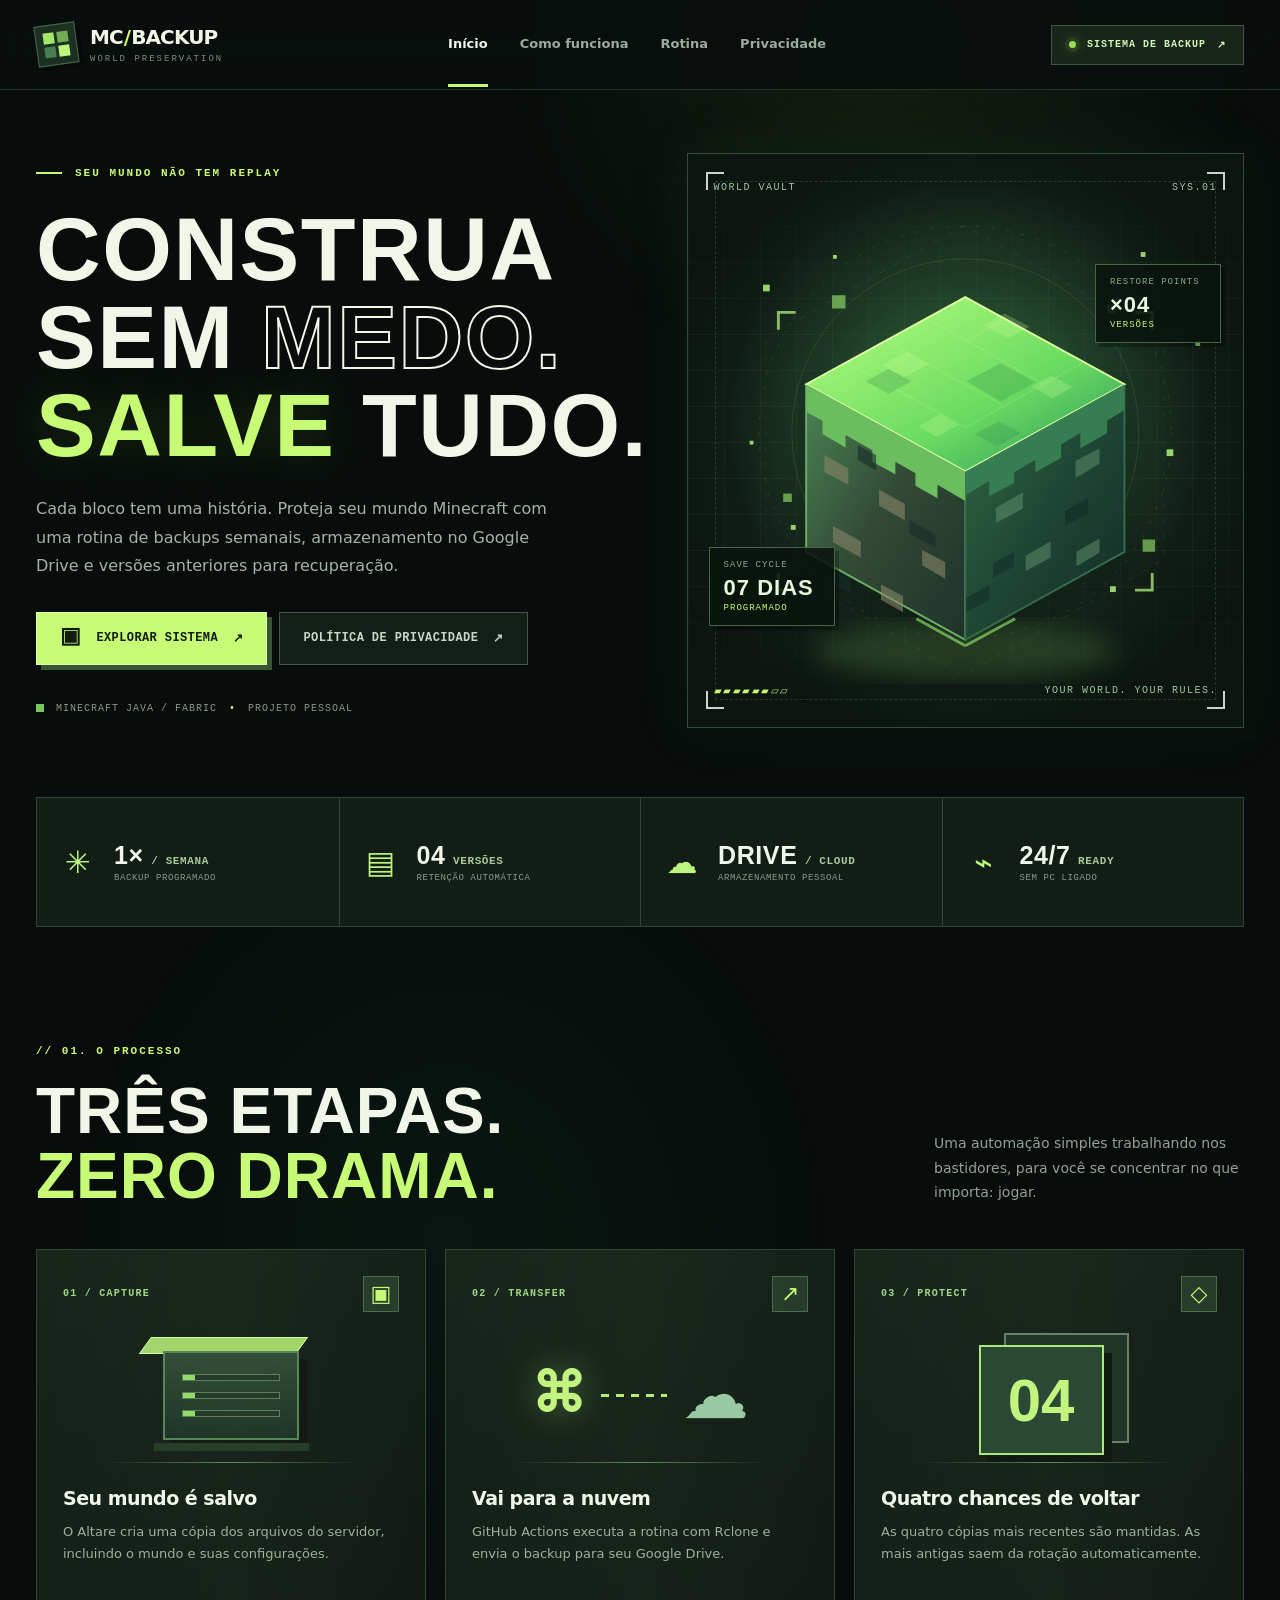
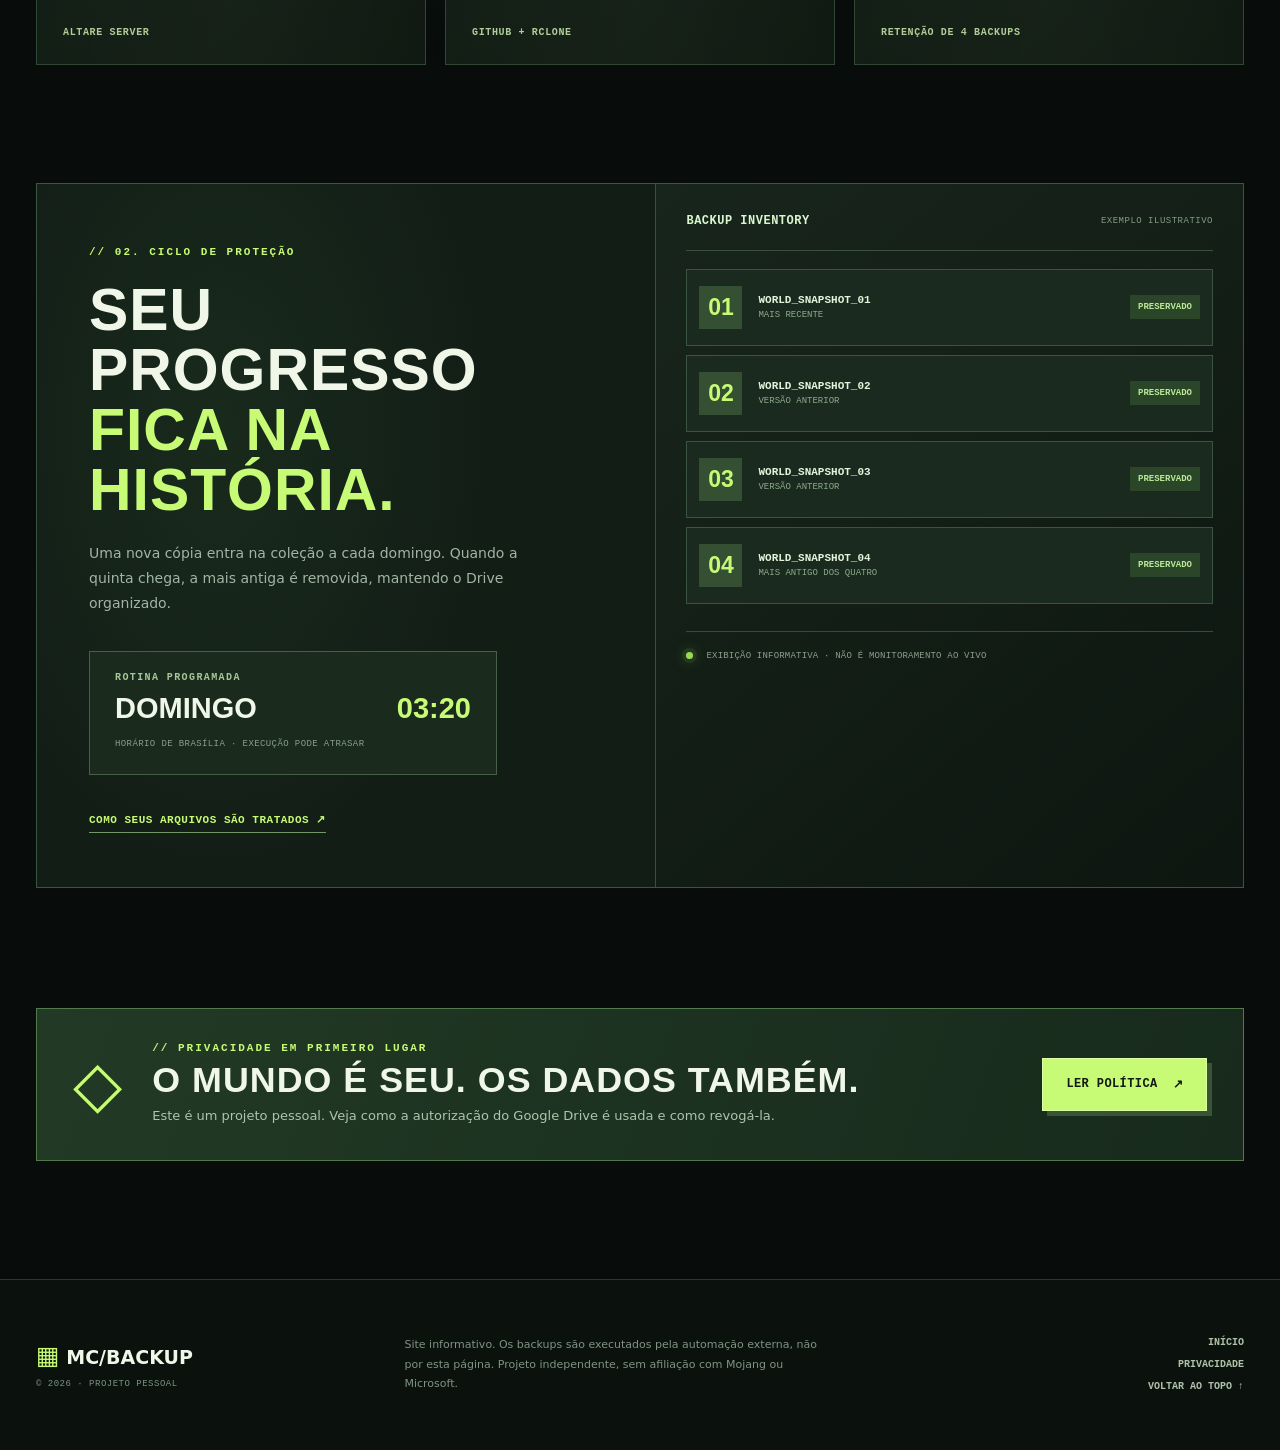
<file: index.html>
<!DOCTYPE html>
<html lang="pt-BR">
<head>
  <meta charset="UTF-8">
  <meta name="viewport" content="width=device-width, initial-scale=1">
  <meta name="theme-color" content="#090e0c">
  <meta name="description" content="Minecraft Backup: projeto pessoal para preservar mundos Minecraft com backups semanais no Google Drive.">
  <meta property="og:title" content="Minecraft Backup — Seu mundo, sempre a salvo">
  <meta property="og:description" content="Backups semanais. Google Drive. Quatro versões preservadas. Um projeto pessoal de automação.">
  <meta property="og:type" content="website">
  <title>Minecraft Backup · Seu mundo, sempre a salvo</title>
  <link rel="icon" href="assets/favicon.svg" type="image/svg+xml">
  <link rel="stylesheet" href="style.css">
  <script src="script.js" defer></script>
</head>
<body>
  <a class="skip-link" href="#conteudo">Pular para o conteúdo</a>
  <div class="ambient ambient-a" aria-hidden="true"></div>
  <div class="ambient ambient-b" aria-hidden="true"></div>

  <header class="site-header">
    <div class="container nav-wrap">
      <a class="brand" href="index.html" aria-label="Minecraft Backup, início">
        <span class="brand-mark" aria-hidden="true"><span></span><span></span><span></span><span></span></span>
        <span class="brand-copy"><strong>MC<span class="brand-slash">/</span>BACKUP</strong><small>WORLD PRESERVATION</small></span>
      </a>
      <button class="menu-toggle" type="button" aria-label="Abrir menu" aria-controls="menu-principal" aria-expanded="false">
        <span></span><span></span><span></span>
      </button>
      <nav class="nav-links" id="menu-principal" aria-label="Navegação principal">
        <a class="is-current" href="index.html" aria-current="page">Início</a>
        <a href="#como-funciona">Como funciona</a>
        <a href="#rotina">Rotina</a>
        <a href="privacy.html">Privacidade</a>
      </nav>
      <a class="header-pill" href="#rotina"><span class="status-pulse" aria-hidden="true"></span> SISTEMA DE BACKUP <span aria-hidden="true">↗</span></a>
    </div>
  </header>

  <main id="conteudo">
    <section class="hero container">
      <div class="hero-copy">
        <div class="eyebrow"><span class="eyebrow-line"></span> SEU MUNDO NÃO TEM REPLAY</div>
        <h1>CONSTRUA<br>SEM <span class="accent-outline">MEDO.</span><br><span class="accent-solid">SALVE</span> TUDO.</h1>
        <p class="hero-lead">Cada bloco tem uma história. Proteja seu mundo Minecraft com uma rotina de backups semanais, armazenamento no Google Drive e versões anteriores para recuperação.</p>
        <div class="hero-buttons">
          <a href="#como-funciona" class="btn btn-primary"><span class="btn-glyph" aria-hidden="true">▣</span> EXPLORAR SISTEMA <span aria-hidden="true">↗</span></a>
          <a href="privacy.html" class="btn btn-ghost">POLÍTICA DE PRIVACIDADE <span aria-hidden="true">↗</span></a>
        </div>
        <div class="hero-meta"><span class="meta-square" aria-hidden="true"></span> MINECRAFT JAVA / FABRIC <span class="meta-divider">•</span> PROJETO PESSOAL</div>
      </div>

      <div class="hero-visual" aria-label="Ilustração estilizada de um bloco de terra e grama inspirado em mundos de blocos">
        <div class="visual-grid" aria-hidden="true"></div>
        <div class="hero-visual-topline"><span>WORLD VAULT</span><span>SYS.01</span></div>
        <img class="world-core" src="assets/world-core.svg" alt="Bloco de grama flutuando sobre um portal verde luminoso" width="580" height="560">
        <div class="visual-corner corner-tl" aria-hidden="true"></div><div class="visual-corner corner-tr" aria-hidden="true"></div><div class="visual-corner corner-bl" aria-hidden="true"></div><div class="visual-corner corner-br" aria-hidden="true"></div>
        <div class="hud hud-left"><span class="hud-label">SAVE CYCLE</span><strong>07 DIAS</strong><small>PROGRAMADO</small></div>
        <div class="hud hud-right"><span class="hud-label">RESTORE POINTS</span><strong>×04</strong><small>VERSÕES</small></div>
        <div class="visual-bottomline"><span>▰▰▰▰▰▰▱▱</span><span>YOUR WORLD. YOUR RULES.</span></div>
      </div>
    </section>

    <section class="metrics-strip container" aria-label="Resumo do projeto">
      <div class="metric"><span class="metric-symbol">✳</span><div><strong>1× <em>/ SEMANA</em></strong><span>BACKUP PROGRAMADO</span></div></div>
      <div class="metric"><span class="metric-symbol">▤</span><div><strong>04 <em>VERSÕES</em></strong><span>RETENÇÃO AUTOMÁTICA</span></div></div>
      <div class="metric"><span class="metric-symbol">☁</span><div><strong>DRIVE <em>/ CLOUD</em></strong><span>ARMAZENAMENTO PESSOAL</span></div></div>
      <div class="metric"><span class="metric-symbol">⌁</span><div><strong>24/7 <em>READY</em></strong><span>SEM PC LIGADO</span></div></div>
    </section>

    <section id="como-funciona" class="section container">
      <div class="section-heading reveal">
        <div><div class="section-eyebrow">// 01. O PROCESSO</div><h2>TRÊS ETAPAS.<br><span>ZERO DRAMA.</span></h2></div>
        <p>Uma automação simples trabalhando nos bastidores, para você se concentrar no que importa: jogar.</p>
      </div>
      <div class="steps-grid">
        <article class="step-card reveal"><div class="step-top"><span class="step-no">01 / CAPTURE</span><span class="step-icon icon-save" aria-hidden="true">▣</span></div><div class="step-art art-server" aria-hidden="true"><span class="server-roof"></span><span class="server-main"><i></i><i></i><i></i></span><span class="server-base"></span></div><h3>Seu mundo é salvo</h3><p>O Altare cria uma cópia dos arquivos do servidor, incluindo o mundo e suas configurações.</p><span class="card-tag">ALTARE SERVER</span></article>
        <article class="step-card reveal"><div class="step-top"><span class="step-no">02 / TRANSFER</span><span class="step-icon icon-cycle" aria-hidden="true">↗</span></div><div class="step-art art-transfer" aria-hidden="true"><span class="transfer-box">⌘</span><span class="transfer-beam"></span><span class="transfer-cloud">☁</span></div><h3>Vai para a nuvem</h3><p>GitHub Actions executa a rotina com Rclone e envia o backup para seu Google Drive.</p><span class="card-tag">GITHUB + RCLONE</span></article>
        <article class="step-card reveal"><div class="step-top"><span class="step-no">03 / PROTECT</span><span class="step-icon icon-lock" aria-hidden="true">◇</span></div><div class="step-art art-vault" aria-hidden="true"><span class="vault-back"></span><span class="vault-front"><b>04</b></span></div><h3>Quatro chances de voltar</h3><p>As quatro cópias mais recentes são mantidas. As mais antigas saem da rotação automaticamente.</p><span class="card-tag">RETENÇÃO DE 4 BACKUPS</span></article>
      </div>
    </section>

    <section class="feature-section container" id="rotina">
      <div class="feature-panel reveal">
        <div class="feature-left">
          <div class="section-eyebrow">// 02. CICLO DE PROTEÇÃO</div>
          <h2>SEU PROGRESSO<br><span>FICA NA HISTÓRIA.</span></h2>
          <p>Uma nova cópia entra na coleção a cada domingo. Quando a quinta chega, a mais antiga é removida, mantendo o Drive organizado.</p>
          <div class="schedule"><span class="schedule-label">ROTINA PROGRAMADA</span><strong>DOMINGO <span>03:20</span></strong><small>HORÁRIO DE BRASÍLIA · EXECUÇÃO PODE ATRASAR</small></div>
          <a href="privacy.html" class="text-link">COMO SEUS ARQUIVOS SÃO TRATADOS <span aria-hidden="true">↗</span></a>
        </div>
        <div class="vault-preview" aria-label="Exemplo ilustrativo de quatro cópias mantidas">
          <div class="vault-top"><span>BACKUP INVENTORY</span><span class="vault-caption">EXEMPLO ILUSTRATIVO</span></div>
          <div class="vault-list"><div class="vault-item"><span class="slot-id">01</span><div><strong>WORLD_SNAPSHOT_01</strong><small>MAIS RECENTE</small></div><span class="slot-indicator">PRESERVADO</span></div><div class="vault-item"><span class="slot-id">02</span><div><strong>WORLD_SNAPSHOT_02</strong><small>VERSÃO ANTERIOR</small></div><span class="slot-indicator">PRESERVADO</span></div><div class="vault-item"><span class="slot-id">03</span><div><strong>WORLD_SNAPSHOT_03</strong><small>VERSÃO ANTERIOR</small></div><span class="slot-indicator">PRESERVADO</span></div><div class="vault-item"><span class="slot-id">04</span><div><strong>WORLD_SNAPSHOT_04</strong><small>MAIS ANTIGO DOS QUATRO</small></div><span class="slot-indicator">PRESERVADO</span></div></div>
          <div class="vault-note"><span class="status-pulse" aria-hidden="true"></span> EXIBIÇÃO INFORMATIVA · NÃO É MONITORAMENTO AO VIVO</div>
        </div>
      </div>
    </section>

    <section class="privacy-banner container reveal">
      <div class="privacy-banner-icon" aria-hidden="true">◇</div>
      <div><div class="section-eyebrow">// PRIVACIDADE EM PRIMEIRO LUGAR</div><h2>O MUNDO É SEU. OS DADOS TAMBÉM.</h2><p>Este é um projeto pessoal. Veja como a autorização do Google Drive é usada e como revogá-la.</p></div>
      <a href="privacy.html" class="btn btn-primary">LER POLÍTICA <span aria-hidden="true">↗</span></a>
    </section>
  </main>

  <footer class="site-footer"><div class="container footer-grid"><div class="footer-brand"><span class="footer-mark">▦</span> MC/BACKUP <small>© 2026 · PROJETO PESSOAL</small></div><p>Site informativo. Os backups são executados pela automação externa, não por esta página. Projeto independente, sem afiliação com Mojang ou Microsoft.</p><div class="footer-links"><a href="index.html">INÍCIO</a><a href="privacy.html">PRIVACIDADE</a><a href="#conteudo">VOLTAR AO TOPO ↑</a></div></div></footer>
</body>
</html>
</file>
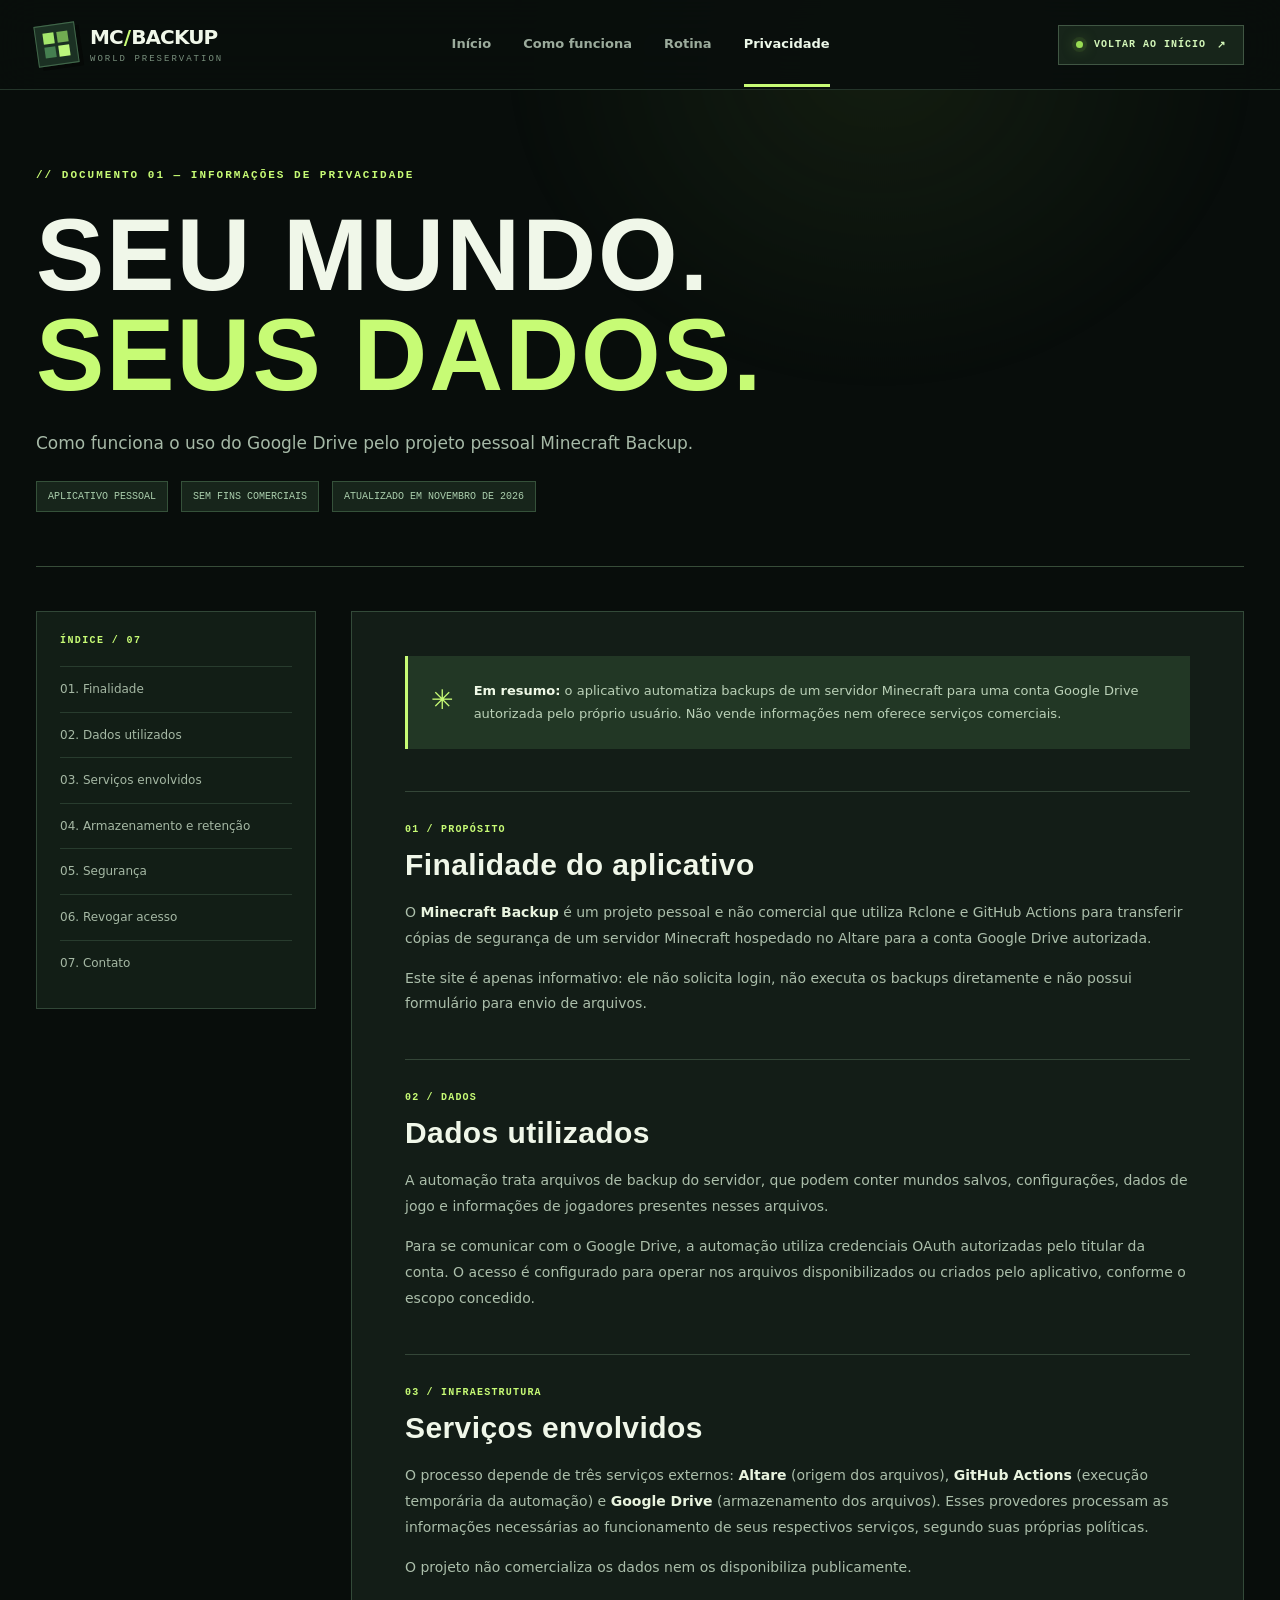
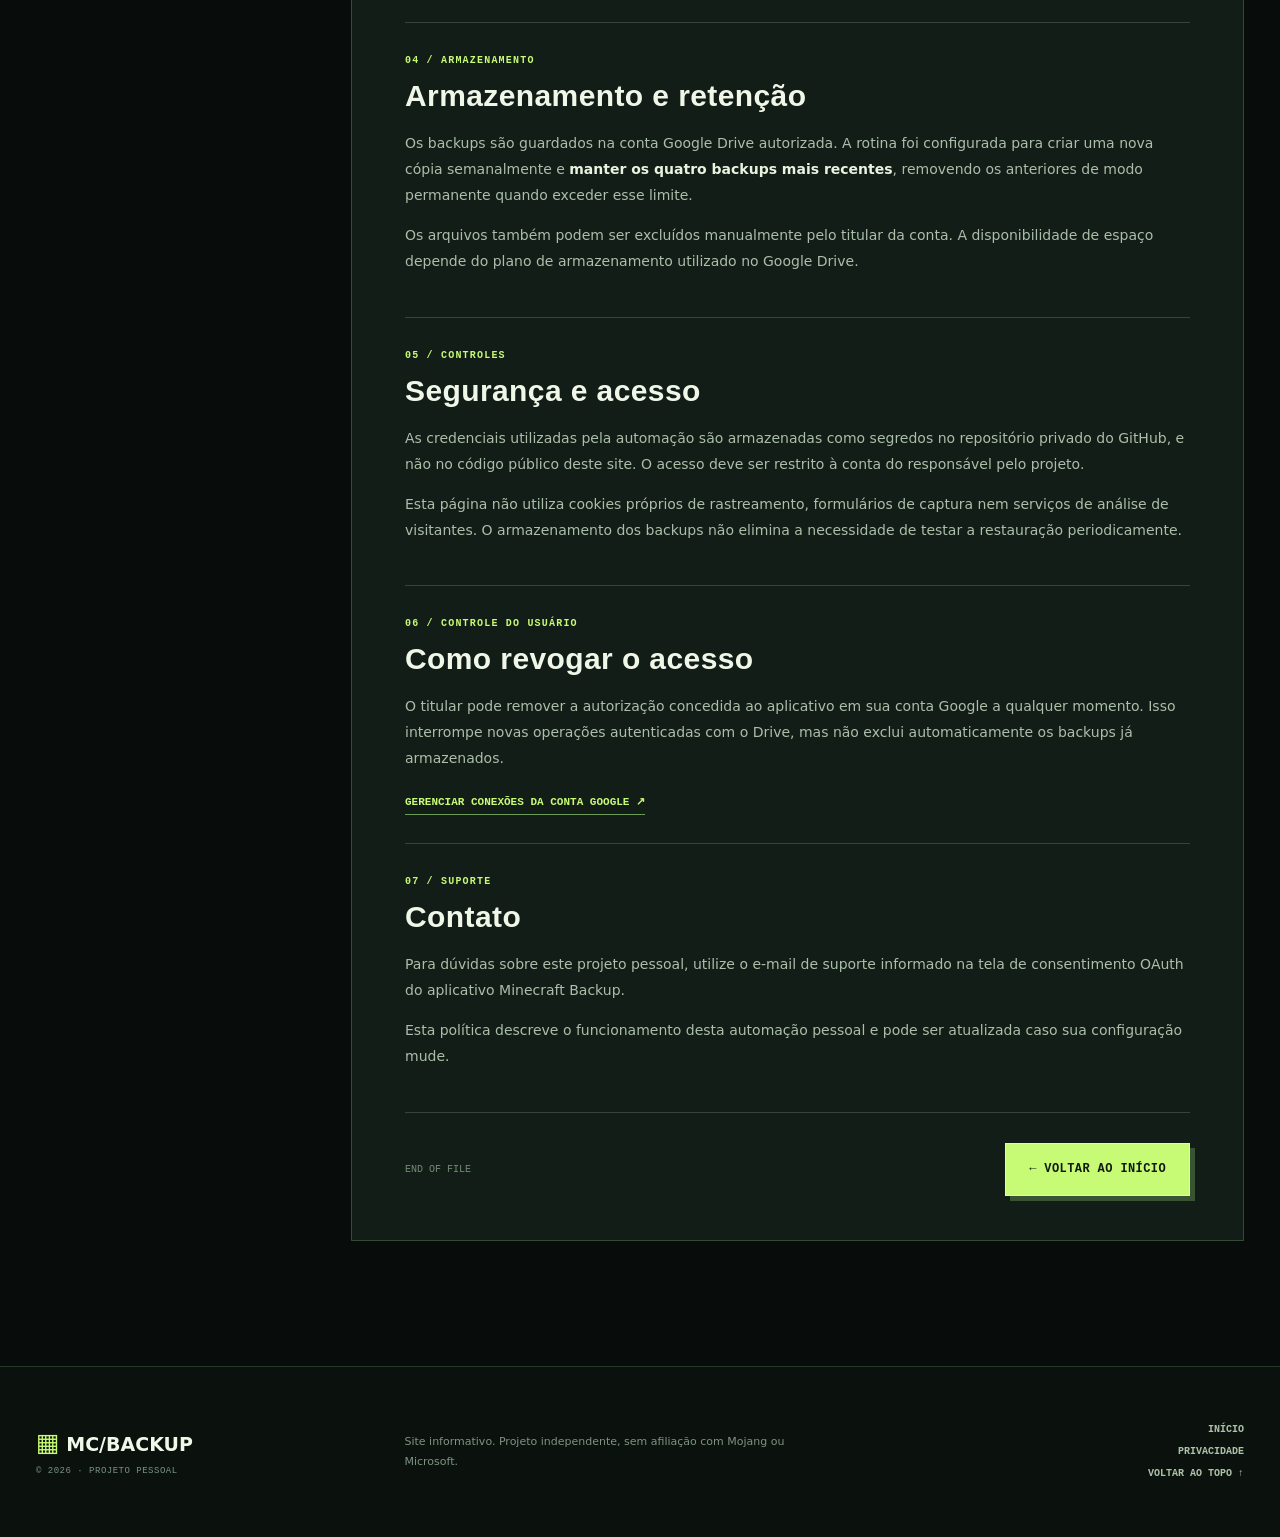
<file: privacy.html>
<!DOCTYPE html>
<html lang="pt-BR">
<head>
  <meta charset="UTF-8">
  <meta name="viewport" content="width=device-width, initial-scale=1">
  <meta name="theme-color" content="#090e0c">
  <meta name="description" content="Política de privacidade do projeto pessoal Minecraft Backup e da integração de backups com o Google Drive.">
  <title>Privacidade · Minecraft Backup</title>
  <link rel="icon" href="assets/favicon.svg" type="image/svg+xml">
  <link rel="stylesheet" href="style.css">
  <script src="script.js" defer></script>
</head>
<body class="privacy-page">
  <a class="skip-link" href="#conteudo">Pular para o conteúdo</a>
  <div class="ambient ambient-a" aria-hidden="true"></div>
  <header class="site-header">
    <div class="container nav-wrap">
      <a class="brand" href="index.html" aria-label="Minecraft Backup, início"><span class="brand-mark" aria-hidden="true"><span></span><span></span><span></span><span></span></span><span class="brand-copy"><strong>MC<span class="brand-slash">/</span>BACKUP</strong><small>WORLD PRESERVATION</small></span></a>
      <button class="menu-toggle" type="button" aria-label="Abrir menu" aria-controls="menu-principal" aria-expanded="false"><span></span><span></span><span></span></button>
      <nav class="nav-links" id="menu-principal" aria-label="Navegação principal"><a href="index.html">Início</a><a href="index.html#como-funciona">Como funciona</a><a href="index.html#rotina">Rotina</a><a class="is-current" href="privacy.html" aria-current="page">Privacidade</a></nav>
      <a class="header-pill" href="index.html"><span class="status-pulse" aria-hidden="true"></span> VOLTAR AO INÍCIO <span aria-hidden="true">↗</span></a>
    </div>
  </header>

  <main id="conteudo" class="container privacy-layout">
    <header class="privacy-header"><div class="section-eyebrow">// DOCUMENTO 01 — INFORMAÇÕES DE PRIVACIDADE</div><h1>SEU MUNDO.<br><span>SEUS DADOS.</span></h1><p>Como funciona o uso do Google Drive pelo projeto pessoal Minecraft Backup.</p><div class="privacy-header-meta"><span>APLICATIVO PESSOAL</span><span>SEM FINS COMERCIAIS</span><span>ATUALIZADO EM NOVEMBRO DE 2026</span></div></header>
    <div class="privacy-columns">
      <aside class="privacy-aside" aria-label="Índice da política"><span>ÍNDICE / 07</span><a href="#objetivo">01. Finalidade</a><a href="#dados">02. Dados utilizados</a><a href="#servicos">03. Serviços envolvidos</a><a href="#retencao">04. Armazenamento e retenção</a><a href="#seguranca">05. Segurança</a><a href="#revogacao">06. Revogar acesso</a><a href="#contato">07. Contato</a></aside>
      <article class="policy-card">
        <div class="policy-alert"><span class="policy-alert-icon">✳</span><p><strong>Em resumo:</strong> o aplicativo automatiza backups de um servidor Minecraft para uma conta Google Drive autorizada pelo próprio usuário. Não vende informações nem oferece serviços comerciais.</p></div>
        <section class="policy-section" id="objetivo"><div class="policy-number">01 / PROPÓSITO</div><h2>Finalidade do aplicativo</h2><p>O <strong>Minecraft Backup</strong> é um projeto pessoal e não comercial que utiliza Rclone e GitHub Actions para transferir cópias de segurança de um servidor Minecraft hospedado no Altare para a conta Google Drive autorizada.</p><p>Este site é apenas informativo: ele não solicita login, não executa os backups diretamente e não possui formulário para envio de arquivos.</p></section>
        <section class="policy-section" id="dados"><div class="policy-number">02 / DADOS</div><h2>Dados utilizados</h2><p>A automação trata arquivos de backup do servidor, que podem conter mundos salvos, configurações, dados de jogo e informações de jogadores presentes nesses arquivos.</p><p>Para se comunicar com o Google Drive, a automação utiliza credenciais OAuth autorizadas pelo titular da conta. O acesso é configurado para operar nos arquivos disponibilizados ou criados pelo aplicativo, conforme o escopo concedido.</p></section>
        <section class="policy-section" id="servicos"><div class="policy-number">03 / INFRAESTRUTURA</div><h2>Serviços envolvidos</h2><p>O processo depende de três serviços externos: <strong>Altare</strong> (origem dos arquivos), <strong>GitHub Actions</strong> (execução temporária da automação) e <strong>Google Drive</strong> (armazenamento dos arquivos). Esses provedores processam as informações necessárias ao funcionamento de seus respectivos serviços, segundo suas próprias políticas.</p><p>O projeto não comercializa os dados nem os disponibiliza publicamente.</p></section>
        <section class="policy-section" id="retencao"><div class="policy-number">04 / ARMAZENAMENTO</div><h2>Armazenamento e retenção</h2><p>Os backups são guardados na conta Google Drive autorizada. A rotina foi configurada para criar uma nova cópia semanalmente e <strong>manter os quatro backups mais recentes</strong>, removendo os anteriores de modo permanente quando exceder esse limite.</p><p>Os arquivos também podem ser excluídos manualmente pelo titular da conta. A disponibilidade de espaço depende do plano de armazenamento utilizado no Google Drive.</p></section>
        <section class="policy-section" id="seguranca"><div class="policy-number">05 / CONTROLES</div><h2>Segurança e acesso</h2><p>As credenciais utilizadas pela automação são armazenadas como segredos no repositório privado do GitHub, e não no código público deste site. O acesso deve ser restrito à conta do responsável pelo projeto.</p><p>Esta página não utiliza cookies próprios de rastreamento, formulários de captura nem serviços de análise de visitantes. O armazenamento dos backups não elimina a necessidade de testar a restauração periodicamente.</p></section>
        <section class="policy-section" id="revogacao"><div class="policy-number">06 / CONTROLE DO USUÁRIO</div><h2>Como revogar o acesso</h2><p>O titular pode remover a autorização concedida ao aplicativo em sua conta Google a qualquer momento. Isso interrompe novas operações autenticadas com o Drive, mas não exclui automaticamente os backups já armazenados.</p><a class="inline-link" href="https://myaccount.google.com/connections" target="_blank" rel="noopener noreferrer">GERENCIAR CONEXÕES DA CONTA GOOGLE ↗</a></section>
        <section class="policy-section" id="contato"><div class="policy-number">07 / SUPORTE</div><h2>Contato</h2><p>Para dúvidas sobre este projeto pessoal, utilize o e-mail de suporte informado na tela de consentimento OAuth do aplicativo Minecraft Backup.</p><p>Esta política descreve o funcionamento desta automação pessoal e pode ser atualizada caso sua configuração mude.</p></section>
        <div class="policy-end"><span>END OF FILE</span><a href="index.html" class="btn btn-primary">← VOLTAR AO INÍCIO</a></div>
      </article>
    </div>
  </main>
  <footer class="site-footer"><div class="container footer-grid"><div class="footer-brand"><span class="footer-mark">▦</span> MC/BACKUP <small>© 2026 · PROJETO PESSOAL</small></div><p>Site informativo. Projeto independente, sem afiliação com Mojang ou Microsoft.</p><div class="footer-links"><a href="index.html">INÍCIO</a><a href="privacy.html">PRIVACIDADE</a><a href="#conteudo">VOLTAR AO TOPO ↑</a></div></div></footer>
</body>
</html>
</file>
<file: style.css>
/* MINECRAFT BACKUP — Premium Gamer / GitHub Pages, sem dependências externas */
:root{color-scheme:dark;--bg:#080d0b;--panel:#111a15;--panel2:#142019;--text:#f0f7e9;--muted:#92a295;--line:#304236;--lime:#c7fb75;--lime2:#99dc53;--teal:#67d2ad;--orange:#faab6c;--mono:'Consolas','Liberation Mono',monospace;--heading:Impact,'Arial Narrow','Arial Black',sans-serif;--body:Inter,system-ui,-apple-system,'Segoe UI',Arial,sans-serif}
*{box-sizing:border-box}html{scroll-behavior:smooth;scroll-padding-top:95px}body{margin:0;min-width:320px;background:var(--bg);color:var(--text);font-family:var(--body);line-height:1.55;overflow-x:hidden}a{color:inherit;text-decoration:none}button{font:inherit}::selection{background:var(--lime);color:#101810}img{max-width:100%;display:block}a:focus-visible,button:focus-visible{outline:2px solid var(--lime);outline-offset:5px}.container{width:min(1260px,calc(100% - 72px));margin-inline:auto}.skip-link{position:absolute;top:-70px;left:12px;z-index:100;padding:10px 16px;background:var(--lime);color:#07120d}.skip-link:focus{top:10px}.ambient{position:absolute;z-index:-1;pointer-events:none;filter:blur(12px);border-radius:50%}.ambient-a{width:800px;height:700px;top:-290px;right:0;max-width:100%;background:radial-gradient(ellipse,rgba(94,143,53,.13),transparent 66%)}.ambient-b{width:900px;height:1000px;top:740px;left:0;max-width:100%;background:radial-gradient(ellipse,rgba(32,119,80,.095),transparent 60%)}
/* header */
.site-header{height:90px;background:rgba(9,15,12,.92);border-bottom:1px solid #24352a;position:relative;z-index:20;backdrop-filter:blur(20px)}.nav-wrap{height:100%;display:flex;gap:28px;align-items:center;justify-content:space-between}.brand{display:inline-flex;align-items:center;gap:13px;flex:none}.brand-mark{width:41px;height:41px;background:#1b3023;border:1px solid #41674a;display:grid;grid-template-columns:repeat(2,1fr);grid-template-rows:repeat(2,1fr);gap:3px;padding:7px;transform:rotate(-8deg);box-shadow:4px 4px 0 #060907}.brand-mark span{background:#a3e66b}.brand-mark span:nth-child(2){background:#71ac51}.brand-mark span:nth-child(3){background:#457f50}.brand-mark span:nth-child(4){background:#bcf67d}.brand-copy{display:flex;flex-direction:column;line-height:1.1}.brand-copy strong{font-size:20px;font-weight:900;letter-spacing:-.9px}.brand-slash{color:var(--lime);padding:0 1px}.brand-copy small{font:9px var(--mono);letter-spacing:2px;color:#79917d;margin-top:6px}.nav-links{display:flex;align-items:center;gap:32px;font-size:13px;font-weight:700;color:#9bab9c}.nav-links a{position:relative;padding:32px 0;transition:color .18s}.nav-links a:hover,.nav-links a.is-current{color:#edf9ea}.nav-links a.is-current:after{content:"";position:absolute;bottom:0;left:0;right:0;height:3px;background:var(--lime)}.header-pill{display:inline-flex;align-items:center;gap:11px;border:1px solid #405643;background:#17251a;padding:13px 17px;font:700 10px var(--mono);letter-spacing:1px;color:#d4f8b9;white-space:nowrap;transition:border-color .2s}.header-pill:hover{border-color:var(--lime)}.status-pulse{width:7px;height:7px;background:var(--lime2);border-radius:50%;display:inline-block;box-shadow:0 0 0 4px rgba(153,220,83,.09),0 0 14px rgba(153,220,83,.55)}.menu-toggle{display:none;border:1px solid var(--line);background:#17221b;width:45px;height:43px;padding:12px;cursor:pointer}.menu-toggle span{display:block;width:100%;height:2px;margin:4px 0;background:var(--text)}
/* hero */
.hero{min-height:690px;display:grid;grid-template-columns:minmax(0,1.06fr) minmax(0,.94fr);align-items:center;gap:22px;padding-top:63px;padding-bottom:69px}.hero-copy{z-index:2;position:relative}.eyebrow,.section-eyebrow{font:700 11px var(--mono);letter-spacing:2px;color:var(--lime);display:flex;align-items:center;gap:13px}.eyebrow-line{display:inline-block;width:26px;height:2px;background:var(--lime)}h1,h2,h3,p{margin-top:0}.hero h1{margin:27px 0 20px;font-family:var(--heading);font-stretch:condensed;font-size:clamp(66px,7vw,112px);font-weight:900;line-height:.98;letter-spacing:1.5px;text-transform:uppercase;white-space:nowrap}.accent-solid{color:var(--lime);text-shadow:0 0 45px rgba(169,252,89,.15)}.accent-outline{-webkit-text-stroke:2px var(--text);color:transparent}.hero-lead{max-width:530px;color:#a4b4a7;font-size:16px;line-height:1.78;margin:26px 0 31px}.hero-buttons{display:flex;align-items:center;gap:12px;flex-wrap:wrap}.btn{min-height:53px;display:inline-flex;gap:15px;align-items:center;justify-content:center;padding:0 23px;font:800 12px var(--mono);letter-spacing:.4px;white-space:nowrap;transition:transform .2s,background .2s,border-color .2s}.btn:hover{transform:translateY(-3px)}.btn-primary{background:var(--lime);border:1px solid #ddffa4;box-shadow:5px 5px 0 #395432;color:#111b11}.btn-primary:hover{background:#ddff9c}.btn-ghost{border:1px solid #435748;color:#c9d6c7;background:#131e17}.btn-ghost:hover{border-color:var(--lime);background:#1c2b20}.btn-glyph{font-size:22px;line-height:1}.hero-meta{margin-top:38px;display:flex;gap:12px;align-items:center;color:#84998a;font:10px var(--mono);letter-spacing:1px}.meta-square{width:8px;height:8px;background:#79c858}.meta-divider{color:var(--lime)}
.hero-visual{height:575px;position:relative;border:1px solid #334b38;background:radial-gradient(ellipse at 50% 50%,#23432e 0%,#16261d 43%,#0c1510 75%);overflow:hidden;box-shadow:12px 12px 0 #08100b,0 0 55px rgba(41,102,62,.13)}.visual-grid{position:absolute;inset:0;background-image:linear-gradient(rgba(193,249,136,.047) 1px,transparent 1px),linear-gradient(90deg,rgba(193,249,136,.047) 1px,transparent 1px);background-size:36px 36px;mask-image:linear-gradient(to bottom,transparent 0%,black 30%,black 70%,transparent 100%)}.hero-visual:before{content:"";position:absolute;inset:27px;border:1px dashed #405a44;opacity:.52}.hero-visual-topline,.visual-bottomline{position:absolute;left:26px;right:26px;display:flex;justify-content:space-between;color:#a0c7a0;z-index:2;font:10px var(--mono);letter-spacing:1.5px}.hero-visual-topline{top:28px}.visual-bottomline{bottom:30px}.visual-bottomline span:first-child{color:var(--lime)}.world-core{position:absolute;width:min(100%,570px);left:50%;top:49%;transform:translate(-50%,-50%);filter:drop-shadow(0 22px 16px rgba(0,0,0,.4));animation:float-core 6.5s ease-in-out infinite}.visual-corner{width:18px;height:18px;position:absolute;border-color:#9df564;z-index:2;opacity:.85}.corner-tl{left:18px;top:18px;border-left:2px solid;border-top:2px solid}.corner-tr{right:18px;top:18px;border-right:2px solid;border-top:2px solid}.corner-bl{left:18px;bottom:18px;border-left:2px solid;border-bottom:2px solid}.corner-br{right:18px;bottom:18px;border-right:2px solid;border-bottom:2px solid}.hud{position:absolute;z-index:4;background:rgba(9,20,13,.88);border:1px solid #496445;padding:12px 14px;box-shadow:4px 4px 0 rgba(0,0,0,.3);display:flex;flex-direction:column;min-width:126px}.hud-left{left:21px;bottom:101px}.hud-right{right:22px;top:110px}.hud-label{color:#8caa8b;font:9px var(--mono);letter-spacing:1px}.hud strong{font:800 22px var(--heading);letter-spacing:1px;color:#e7f9dd;margin-top:5px}.hud small{font:9px var(--mono);letter-spacing:1px;color:var(--lime);margin-top:2px}@keyframes float-core{0%,100%{transform:translate(-50%,-49%)}50%{transform:translate(-50%,-52%)}}
/* metrics */
.metrics-strip{display:grid;grid-template-columns:repeat(4,1fr);border:1px solid #314638;background:#121d16;margin-bottom:118px}.metric{min-height:128px;display:flex;align-items:center;gap:18px;padding:23px 23px}.metric+.metric{border-left:1px solid #314638}.metric-symbol{font-size:31px;color:#bcf57f;font-weight:400;line-height:1;min-width:36px;text-align:center}.metric div{display:flex;flex-direction:column;gap:3px}.metric strong{font:800 25px var(--heading);letter-spacing:.6px;white-space:nowrap}.metric strong em{font-style:normal;color:#a8ca9a;font:700 11px var(--mono)}.metric div>span{font:9px var(--mono);color:#879d8b;letter-spacing:.6px;white-space:nowrap}
/* steps */
.section{padding-bottom:118px}.section-heading{display:flex;justify-content:space-between;align-items:end;margin-bottom:39px;gap:30px}.section-heading h2,.feature-left h2,.privacy-banner h2{font:800 clamp(42px,5vw,70px)/1.02 var(--heading);letter-spacing:1px;text-transform:uppercase;margin:22px 0 0}.section-heading h2 span,.feature-left h2 span{color:var(--lime)}.section-heading>p{color:var(--muted);max-width:310px;font-size:14px;line-height:1.75;margin:0 0 5px}.steps-grid{display:grid;grid-template-columns:repeat(3,1fr);gap:19px}.step-card{min-height:416px;padding:26px;display:flex;flex-direction:column;background:linear-gradient(145deg,#17251b,#101912);border:1px solid #314736;position:relative;overflow:hidden;transition:transform .22s,border-color .22s}.step-card:hover{transform:translateY(-6px);border-color:#729862}.step-card:after{content:"";position:absolute;inset:0;background:linear-gradient(90deg,transparent 0%,rgba(215,255,190,.025) 50%,transparent 100%);pointer-events:none}.step-top{display:flex;justify-content:space-between;align-items:center}.step-no,.card-tag{font:700 10px var(--mono);letter-spacing:1.25px;color:#a0d787}.step-icon{width:36px;height:36px;border:1px solid #486c4a;background:#263b2a;display:grid;place-items:center;font-size:22px;color:var(--lime)}.step-art{height:155px;margin:6px 0 11px;position:relative;display:flex;align-items:center;justify-content:center;overflow:hidden}.step-art:after{position:absolute;content:"";bottom:10px;left:12%;right:12%;height:1px;background:linear-gradient(90deg,transparent,#5d8a62,transparent)}.server-main{width:136px;height:89px;background:linear-gradient(#304b36,#1b3224);border:2px solid #548356;box-shadow:8px 8px 0 #101710;position:relative;display:flex;flex-direction:column;justify-content:space-evenly;padding:10px 17px}.server-main i{height:7px;background:linear-gradient(90deg,#92db65 0 12%,#223626 12% 100%);border:1px solid #587c56}.server-roof{height:17px;width:157px;position:absolute;top:19px;left:calc(50% - 86px);background:#a1d46a;transform:skewX(-36deg);border:1px solid #d4fbaa}.server-base{position:absolute;width:155px;height:8px;top:125px;background:#243a27}.transfer-box{font:800 55px var(--mono);color:#c2f47f;text-shadow:0 0 33px rgba(189,252,126,.34)}.transfer-beam{height:3px;width:66px;background:repeating-linear-gradient(90deg,#b1ed72 0 8px,transparent 8px 15px);margin:0 15px}.transfer-cloud{font-size:67px;color:#97c8a2;line-height:1}.vault-back{width:125px;height:110px;position:absolute;background:#1d3225;border:2px solid #638065;transform:translate(17px,-7px)}.vault-front{display:grid;place-items:center;width:125px;height:110px;background:#274531;border:2px solid #a9e875;box-shadow:8px 8px 0 #0c160f;position:relative;transform:translate(-8px,5px)}.vault-front b{font:800 60px var(--heading);color:#c1f47e}.step-card h3{font-weight:800;font-size:19px;letter-spacing:-.5px;margin-bottom:8px}.step-card p{color:#9eae9f;font-size:13px;line-height:1.7;margin:0 0 19px;max-width:340px}.card-tag{margin-top:auto;letter-spacing:.65px;color:#b0cd98}
/* featured vault */
.feature-section{padding-bottom:120px}.feature-panel{display:grid;grid-template-columns:1fr .95fr;background:#121d16;border:1px solid #3b5540;position:relative;overflow:hidden}.feature-panel:before{content:"";position:absolute;top:0;bottom:0;left:0;width:38%;background:radial-gradient(ellipse at 40% 35%,rgba(68,125,68,.14),transparent 70%);pointer-events:none}.feature-left{padding:62px 52px 56px;position:relative}.feature-left h2{font-size:clamp(45px,4.6vw,67px);margin-bottom:21px}.feature-left p{max-width:445px;color:#a2b5a4;font-size:14px;line-height:1.8}.schedule{margin:35px 0 31px;border:1px solid #465f47;background:#1a2b1d;padding:20px 25px;max-width:408px}.schedule-label{display:block;color:#a7c798;font:700 10px var(--mono);letter-spacing:1.4px}.schedule strong{display:flex;justify-content:space-between;align-items:baseline;gap:16px;font:800 29px var(--heading);margin:9px 0 4px}.schedule strong span{color:var(--lime)}.schedule small{font:9px var(--mono);letter-spacing:.4px;color:#899f8d}.text-link{color:var(--lime);font:700 11px var(--mono);letter-spacing:.5px;border-bottom:1px solid #729862;padding-bottom:6px}.text-link:hover{color:#e2ffbc}.vault-preview{padding:30px;align-self:stretch;min-width:0;background:linear-gradient(140deg,#18251c,#0d1610);border-left:1px solid #38503c}.vault-top{display:flex;justify-content:space-between;gap:12px;align-items:center;border-bottom:1px solid #38503c;padding-bottom:22px;font:700 12px var(--mono);letter-spacing:.5px;color:#d9f7cd}.vault-caption{font:9px var(--mono);color:#829d86;white-space:nowrap}.vault-list{padding:18px 0}.vault-item{display:flex;align-items:center;gap:16px;padding:16px 12px;margin-bottom:9px;background:#1a2a1e;border:1px solid #395440}.slot-id{width:43px;height:43px;display:grid;place-items:center;background:#344f32;color:var(--lime);font:800 23px var(--heading)}.vault-item>div{display:flex;flex-direction:column;gap:4px;min-width:0}.vault-item>div strong{font:700 11px var(--mono);color:#e4f3dc;overflow-wrap:anywhere}.vault-item>div small{font:9px var(--mono);color:#8eaa8d}.slot-indicator{margin-left:auto;background:#2a4527;padding:7px 8px;color:#b9e89a;font:700 9px var(--mono);white-space:nowrap}.vault-note{border-top:1px solid #354c3a;padding-top:19px;display:flex;align-items:center;gap:13px;color:#8aa08e;font:9px var(--mono);letter-spacing:.2px}
/* footer CTA */
.privacy-banner{display:flex;align-items:center;gap:30px;background:linear-gradient(110deg,#223a25,#172a1c);border:1px solid #527b4d;padding:33px 36px;margin-bottom:118px;position:relative}.privacy-banner-icon{font-size:64px;color:#c7fb75;line-height:1;flex:none}.privacy-banner h2{font-size:clamp(25px,2.8vw,40px);margin:8px 0 8px}.privacy-banner p{font-size:13px;color:#afc4ad;margin:0}.privacy-banner .btn{margin-left:auto;flex:none}.site-footer{background:#0b120e;border-top:1px solid #263a2c}.footer-grid{min-height:170px;display:grid;grid-template-columns:1fr 1.4fr 1fr;align-items:center;gap:32px}.footer-brand{font:800 19px var(--body);white-space:nowrap}.footer-mark{color:var(--lime);font-size:25px}.footer-brand small{display:block;font:9px var(--mono);color:#789481;letter-spacing:.5px;margin-top:9px}.footer-grid p{max-width:430px;color:#7f9382;font-size:11px;line-height:1.8;margin:0}.footer-links{display:flex;flex-direction:column;align-items:flex-end;gap:11px}.footer-links a{font:700 10px var(--mono);color:#afc2a9}.footer-links a:hover{color:var(--lime)}
/* privacy page */
.privacy-layout{padding-top:79px;padding-bottom:125px}.privacy-header{padding-bottom:54px;border-bottom:1px solid #374c39}.privacy-header h1{font:800 clamp(65px,8vw,120px)/.98 var(--heading);letter-spacing:2px;margin:24px 0}.privacy-header h1 span{color:var(--lime)}.privacy-header p{font-size:17px;color:#a6b9a7;margin:0 0 25px}.privacy-header-meta{display:flex;gap:13px;flex-wrap:wrap}.privacy-header-meta span{font:10px var(--mono);background:#17251b;border:1px solid #35513a;color:#aaceac;padding:9px 11px}.privacy-columns{display:grid;grid-template-columns:280px minmax(0,1fr);gap:35px;padding-top:44px}.privacy-aside{position:sticky;top:29px;align-self:start;display:flex;flex-direction:column;gap:0;border:1px solid #314737;background:#121e16;padding:23px}.privacy-aside>span{font:700 10px var(--mono);letter-spacing:1.4px;color:var(--lime);margin-bottom:20px}.privacy-aside>a{padding:13px 0;color:#a5b8a4;border-top:1px solid #283c2e;font-size:12px}.privacy-aside>a:hover{color:var(--lime)}.policy-card{padding:44px 53px;background:#131d17;border:1px solid #334a39;min-width:0}.policy-alert{display:flex;gap:20px;background:#223725;border-left:3px solid var(--lime);padding:23px;margin-bottom:42px}.policy-alert-icon{color:var(--lime);font-size:27px}.policy-alert p{margin:0;color:#bad0b7;font-size:13px;line-height:1.8}.policy-alert strong{color:#eff9e7}.policy-section{border-top:1px solid #344638;padding:32px 0 28px;scroll-margin-top:28px}.policy-number{font:700 10px var(--mono);letter-spacing:1.2px;color:var(--lime);margin-bottom:13px}.policy-section h2{font:800 30px/1.1 var(--heading);letter-spacing:.4px;margin-bottom:19px}.policy-section p{color:#abbeaa;font-size:14px;line-height:1.85;margin-bottom:14px}.policy-section strong{color:#e9f4df}.inline-link{display:inline-flex;margin-top:9px;color:var(--lime);font:700 11px var(--mono);border-bottom:1px solid #6c9c55;padding-bottom:6px}.inline-link:hover{color:white}.policy-end{display:flex;justify-content:space-between;align-items:center;gap:25px;padding-top:30px;border-top:1px solid #344638}.policy-end>span{font:10px var(--mono);color:#718d73}
/* progressive reveal (visible before JS) */
.reveal{opacity:1;transform:none}@media(prefers-reduced-motion:no-preference){html.js .reveal:not(.is-visible){opacity:0;transform:translateY(23px)}.reveal{transition:opacity .55s ease,transform .55s ease}.reveal.is-visible{opacity:1;transform:none}}
@media(max-width:1170px){.header-pill{display:none}.hero{gap:15px}.hero h1{font-size:clamp(62px,7.4vw,94px)}.metric{padding:19px 15px;gap:9px}.metric strong{font-size:23px}.metric div>span{font-size:8px}.feature-left{padding:50px 32px}.vault-preview{padding:25px}.slot-indicator{font-size:8px}}
@media(max-width:930px){.container{width:min(100% - 42px,850px)}.hero{grid-template-columns:minmax(0,1fr);padding-top:54px;gap:35px}.hero h1{font-size:clamp(66px,11vw,100px)}.hero-lead{max-width:700px}.hero-visual{height:500px;max-width:720px;width:100%;margin:auto}.world-core{width:min(90%,530px)}.metrics-strip{grid-template-columns:repeat(2,1fr);margin-bottom:85px}.metric:nth-child(3){border-left:0;border-top:1px solid #314638}.metric:nth-child(4){border-top:1px solid #314638}.section{padding-bottom:88px}.steps-grid{gap:11px}.step-card{padding:19px}.step-card h3{font-size:17px}.feature-panel{grid-template-columns:1fr}.feature-left{padding:50px 38px 30px}.feature-left h2{font-size:57px}.vault-preview{border-left:0;border-top:1px solid #38503c}.privacy-banner{margin-bottom:85px}.privacy-banner-icon{display:none}.footer-grid{grid-template-columns:1fr 1.1fr}.footer-links{grid-column:1/-1;flex-direction:row;justify-content:flex-start;padding-bottom:20px}.privacy-columns{grid-template-columns:1fr}.privacy-aside{position:static;display:flex;flex-direction:row;flex-wrap:wrap;gap:8px;padding:17px}.privacy-aside>span{width:100%;margin-bottom:4px}.privacy-aside>a{border:1px solid #324735;padding:9px;font-size:11px}.policy-card{padding:40px}}
@media(max-width:650px){.container{width:calc(100% - 34px)}.site-header{height:75px}.brand-copy strong{font-size:18px}.brand-copy small{font-size:8px;letter-spacing:1px}.brand-mark{width:37px;height:37px}.menu-toggle{display:block;margin-left:auto}.nav-links{display:none;position:absolute;left:0;right:0;top:74px;padding:14px 18px 18px;background:#111b14;border-bottom:1px solid #38513d;flex-direction:column;gap:0;align-items:stretch;box-shadow:0 18px 26px rgba(0,0,0,.4)}.nav-links.open{display:flex}.nav-links a{padding:13px 10px}.nav-links a.is-current:after{height:2px;right:auto;width:45px}.hero{padding-top:43px;padding-bottom:42px}.eyebrow,.section-eyebrow{font-size:9px;letter-spacing:1px}.hero h1{font-size:clamp(52px,14.1vw,83px);letter-spacing:.2px;margin:23px 0}.accent-outline{-webkit-text-stroke:1.4px var(--text)}.hero-lead{font-size:14px;line-height:1.75;margin:24px 0 27px}.hero-buttons{align-items:stretch;flex-direction:column}.hero-buttons .btn{justify-content:center;width:100%;font-size:11px}.hero-meta{font-size:8px;line-height:1.6;margin-top:28px;flex-wrap:wrap}.hero-visual{height:385px}.world-core{width:110%;max-width:none}.hero-visual-topline,.visual-bottomline{font-size:8px;left:19px;right:19px}.visual-bottomline{bottom:22px}.hud{padding:7px;min-width:91px}.hud-left{bottom:66px;left:14px}.hud-right{top:76px;right:14px}.hud-label{font-size:7px}.hud strong{font-size:17px}.hud small{font-size:7px}.metrics-strip{margin-bottom:75px}.metric{min-height:98px;gap:8px;padding:12px}.metric-symbol{min-width:20px;font-size:24px}.metric strong{font-size:21px}.metric strong em{display:block;margin-top:4px;font-size:8px}.metric div>span{font-size:7px;white-space:normal}.section-heading{display:block}.section-heading h2,.feature-left h2{font-size:clamp(40px,11vw,57px)}.section-heading>p{margin-top:20px}.steps-grid{grid-template-columns:1fr;gap:14px}.step-card{min-height:0;padding:25px}.step-art{height:140px}.feature-section{padding-bottom:74px}.feature-left{padding:34px 24px 30px}.feature-left h2{font-size:clamp(41px,11vw,57px)}.vault-preview{padding:19px 14px}.vault-top{font-size:10px}.vault-caption{font-size:7px}.vault-item{gap:8px;padding:11px 8px}.vault-item>div strong{font-size:9px}.vault-item>div small{font-size:8px}.slot-id{width:36px;height:38px;font-size:20px}.slot-indicator{font-size:7px;padding:4px}.vault-note{font-size:8px;line-height:1.5}.schedule{padding:15px}.schedule strong{font-size:26px}.schedule small{font-size:8px}.privacy-banner{padding:26px;display:block;margin-bottom:70px}.privacy-banner h2{font-size:35px}.privacy-banner .btn{margin-top:22px;width:100%}.footer-grid{padding:35px 0;display:flex;flex-direction:column;align-items:flex-start;gap:23px}.footer-links{padding:0;gap:16px;flex-wrap:wrap}.privacy-layout{padding-top:52px}.privacy-header{padding-bottom:34px}.privacy-header h1{font-size:clamp(60px,13vw,85px)}.privacy-header p{font-size:14px}.privacy-header-meta span{font-size:8px}.privacy-columns{padding-top:25px;gap:25px}.privacy-aside{padding:13px}.privacy-aside>a{font-size:9px}.policy-card{padding:22px}.policy-alert{padding:17px;gap:10px}.policy-section{padding:26px 0}.policy-section h2{font-size:27px}.policy-section p{font-size:13px}.policy-end{flex-direction:column;align-items:flex-start}.policy-end .btn{width:100%}}
@media(prefers-reduced-motion:reduce){html{scroll-behavior:auto}.world-core{animation:none}.btn,.step-card,.reveal{transition:none!important;transform:none!important}.reveal{opacity:1!important}}
</file>
